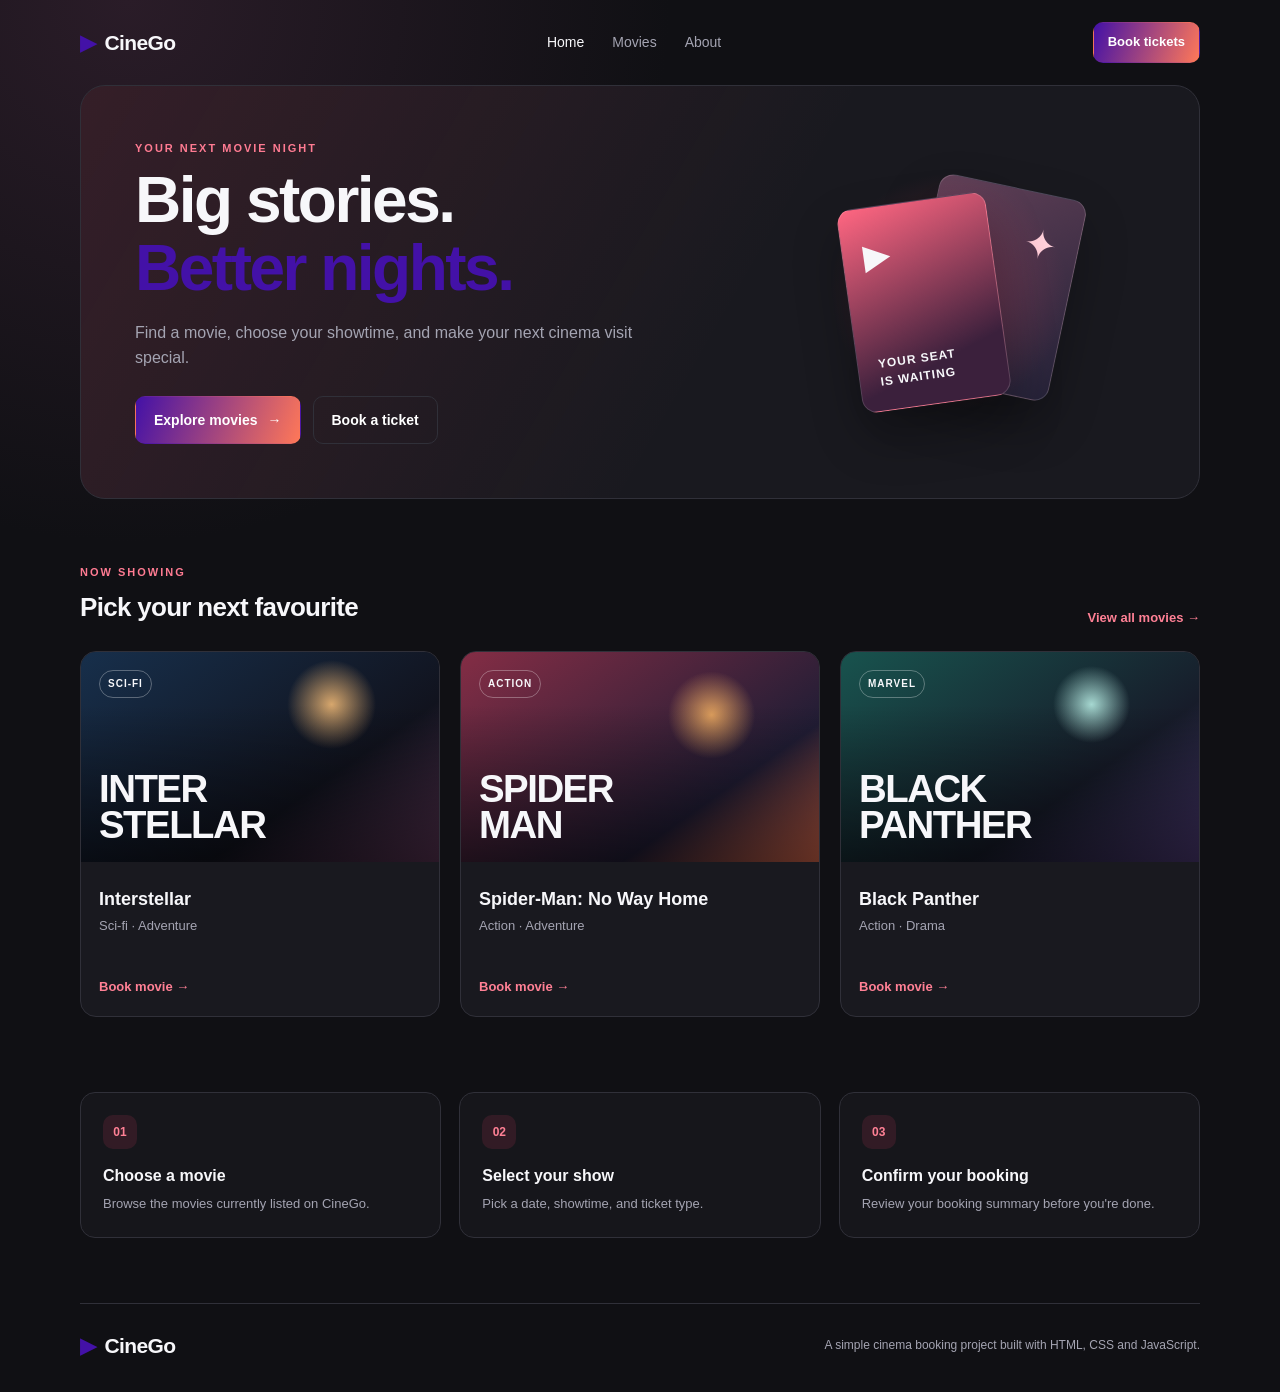
<file: index.html>
<!DOCTYPE html>
<html lang="en">
<head>
  <meta charset="UTF-8">
  <meta name="viewport" content="width=device-width, initial-scale=1.0">
  <title>CineGo | Home</title>
  <link rel="stylesheet" href="style.css">
</head>
<body>
  <header class="site-header">
    <a class="logo" href="index.html"><span class="logo-mark">▶</span> CineGo</a>
    <nav class="nav-links" aria-label="Main navigation">
      <a class="active" href="index.html">Home</a>
      <a href="movies.html">Movies</a>
      <a href="about.html">About</a>
    </nav>
    <a class="button button-small" href="booking.html">Book tickets</a>
  </header>

  <main class="container">
    <section class="hero">
      <div class="hero-content">
        <p class="eyebrow">YOUR NEXT MOVIE NIGHT</p>
        <h1>Big stories.<br><span>Better nights.</span></h1>
        <p class="hero-copy">Find a movie, choose your showtime, and make your next cinema visit special.</p>
        <div class="button-row">
          <a class="button" href="movies.html">Explore movies <span aria-hidden="true">→</span></a>
          <a class="button button-outline" href="booking.html">Book a ticket</a>
        </div>
      </div>
      <div class="hero-art" aria-hidden="true">
        <div class="film-card film-card-back">✦</div>
        <div class="film-card film-card-front"><span>▶</span><small>YOUR SEAT<br>IS WAITING</small></div>
        <div class="hero-orb"></div>
      </div>
    </section>

    <section class="section">
      <div class="section-heading">
        <div><p class="eyebrow">NOW SHOWING</p><h2>Pick your next favourite</h2></div>
        <a class="text-link" href="movies.html">View all movies →</a>
      </div>
      <div class="movie-grid">
        <article class="movie-card">
          <div class="poster poster-space"><span>SCI-FI</span><strong>INTER<br>STELLAR</strong></div>
          <div class="movie-info"><h3>Interstellar</h3><p>Sci-fi · Adventure</p><a class="text-link" href="booking.html?movie=Interstellar">Book movie →</a></div>
        </article>
        <article class="movie-card">
          <div class="poster poster-hero"><span>ACTION</span><strong>SPIDER<br>MAN</strong></div>
          <div class="movie-info"><h3>Spider-Man: No Way Home</h3><p>Action · Adventure</p><a class="text-link" href="booking.html?movie=Spider-Man%3A%20No%20Way%20Home">Book movie →</a></div>
        </article>
        <article class="movie-card">
          <div class="poster poster-wakanda"><span>MARVEL</span><strong>BLACK<br>PANTHER</strong></div>
          <div class="movie-info"><h3>Black Panther</h3><p>Action · Drama</p><a class="text-link" href="booking.html?movie=Black%20Panther">Book movie →</a></div>
        </article>
      </div>
    </section>

    <section class="feature-strip">
      <div><span class="feature-icon">01</span><h3>Choose a movie</h3><p>Browse the movies currently listed on CineGo.</p></div>
      <div><span class="feature-icon">02</span><h3>Select your show</h3><p>Pick a date, showtime, and ticket type.</p></div>
      <div><span class="feature-icon">03</span><h3>Confirm your booking</h3><p>Review your booking summary before you're done.</p></div>
    </section>
  </main>

  <footer class="site-footer"><a class="logo" href="index.html"><span class="logo-mark">▶</span> CineGo</a><p>A simple cinema booking project built with HTML, CSS and JavaScript.</p></footer>
</body>
</html>
</file>
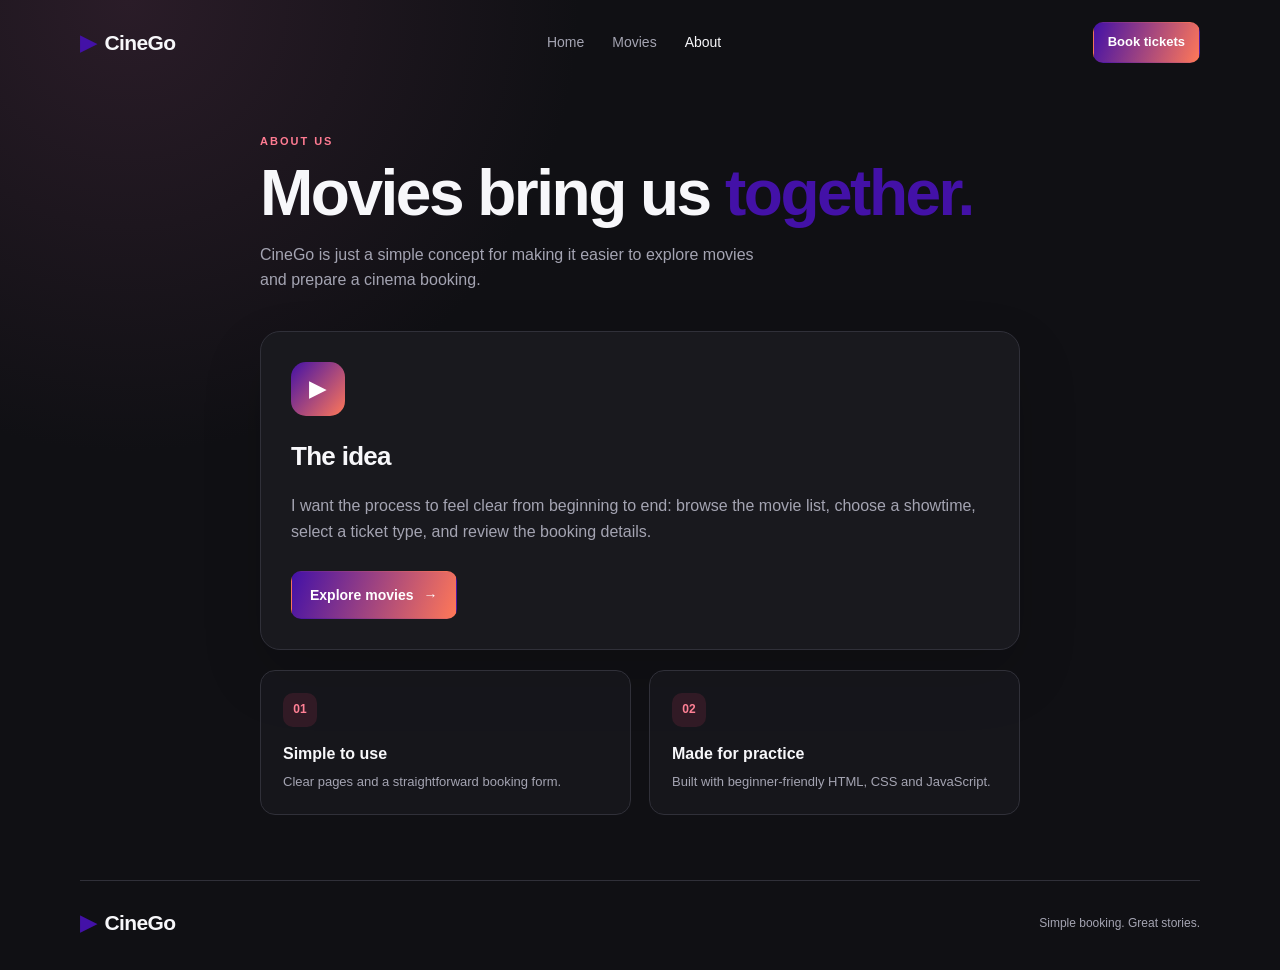
<file: about.html>
<!DOCTYPE html>
<html lang="en">
<head>
  <meta charset="UTF-8">
  <meta name="viewport" content="width=device-width, initial-scale=1.0">
  <title>CineGo | About</title>
  <link rel="stylesheet" href="style.css">
</head>
<body>
  <header class="site-header">
    <a class="logo" href="index.html"><span class="logo-mark">▶</span> CineGo</a>
    <nav class="nav-links" aria-label="Main navigation">
      <a href="index.html">Home</a><a href="movies.html">Movies</a><a class="active" href="about.html">About</a>
    </nav>
    <a class="button button-small" href="booking.html">Book tickets</a>
  </header>

  <main class="container narrow-container">
    <section class="page-intro page-intro-left">
      <p class="eyebrow">ABOUT US</p>
      <h1>Movies bring us <span>together.</span></h1>
      <p>CineGo is just a simple concept for making it easier to explore movies and prepare a cinema booking.</p>
    </section>
    <section class="about-panel">
      <div class="about-symbol" aria-hidden="true">▶</div>
      <h2>The idea</h2>
      <p>I want the process to feel clear from beginning to end: browse the movie list, choose a showtime, select a ticket type, and review the booking details.</p>
      <a class="button" href="movies.html">Explore movies <span aria-hidden="true">→</span></a>
    </section>
    <section class="info-grid">
      <article><span class="feature-icon">01</span><h3>Simple to use</h3><p>Clear pages and a straightforward booking form.</p></article>
      <article><span class="feature-icon">02</span><h3>Made for practice</h3><p>Built with beginner-friendly HTML, CSS and JavaScript.</p></article>
    </section>
  </main>
  <footer class="site-footer"><a class="logo" href="index.html"><span class="logo-mark">▶</span> CineGo</a><p>Simple booking. Great stories.</p></footer>
</body>
</html>
</file>
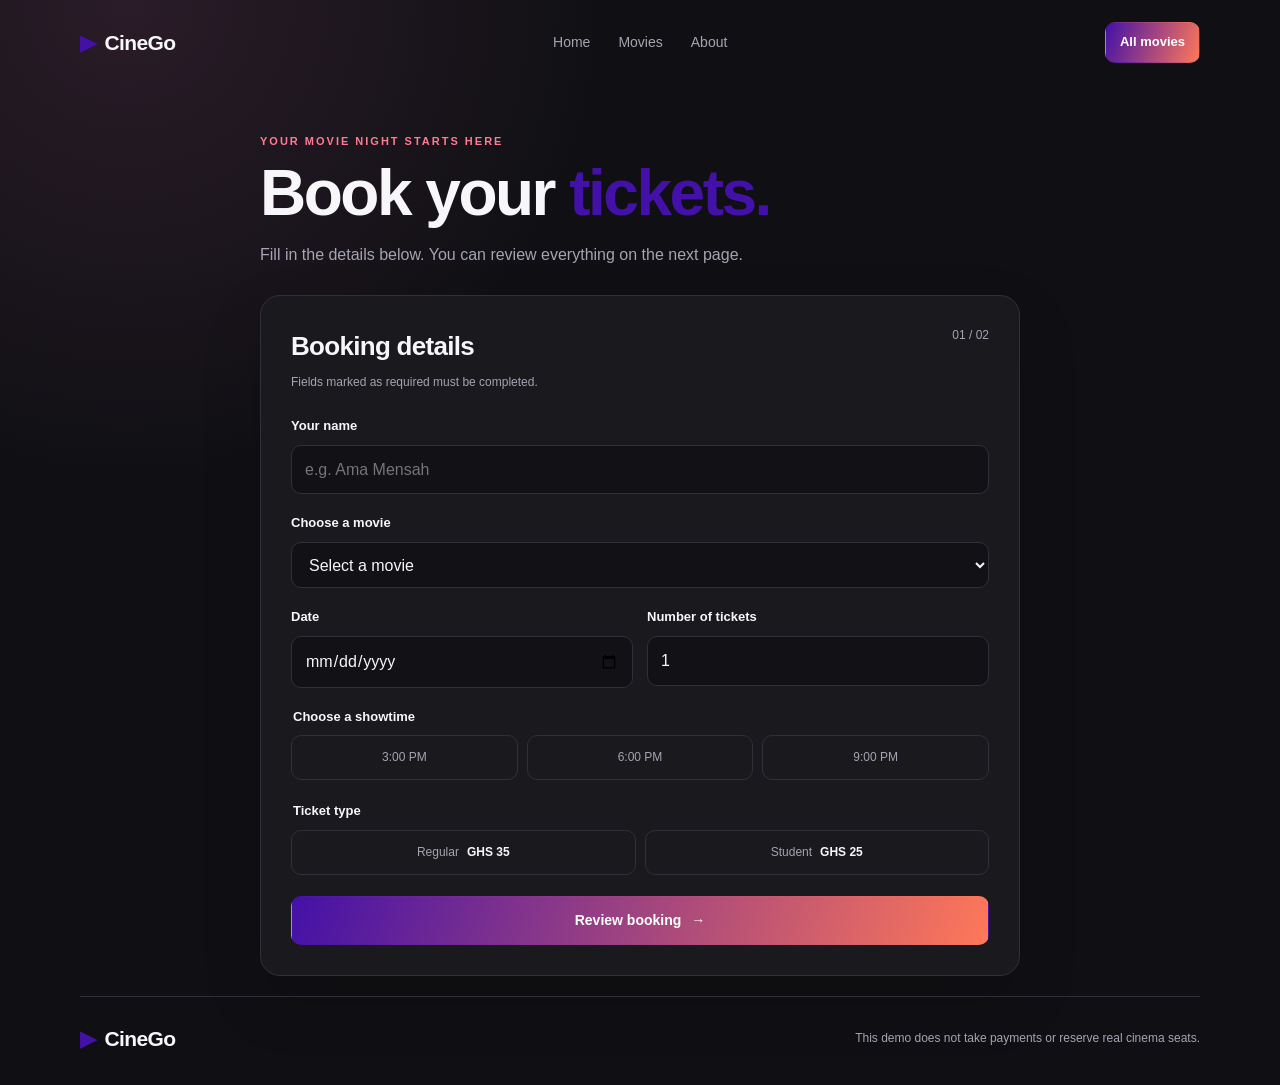
<file: booking.html>
<!DOCTYPE html>
<html lang="en">
<head>
  <meta charset="UTF-8">
  <meta name="viewport" content="width=device-width, initial-scale=1.0">
  <title>CineGo | Book Tickets</title>
  <link rel="stylesheet" href="style.css">
  <script src="script.js" defer></script>
</head>
<body>
  <header class="site-header">
    <a class="logo" href="index.html"><span class="logo-mark">▶</span> CineGo</a>
    <nav class="nav-links" aria-label="Main navigation">
      <a href="index.html">Home</a><a href="movies.html">Movies</a><a href="about.html">About</a>
    </nav>
    <a class="button button-small" href="movies.html">All movies</a>
  </header>

  <main class="container narrow-container">
    <section class="page-intro page-intro-left">
      <p class="eyebrow">YOUR MOVIE NIGHT STARTS HERE</p>
      <h1>Book your <span>tickets.</span></h1>
      <p>Fill in the details below. You can review everything on the next page.</p>
    </section>

    <section class="form-card">
      <div class="form-heading"><div><h2>Booking details</h2><p>Fields marked as required must be completed.</p></div><span class="step-label">01 / 02</span></div>
      <form id="bookingForm">
        <div class="field">
          <label for="name">Your name</label>
          <input type="text" id="name" name="name" placeholder="e.g. Ama Mensah" required minlength="2">
        </div>
        <div class="field">
          <label for="movie">Choose a movie</label>
          <select id="movie" name="movie" required>
            <option value="">Select a movie</option>
            <option>Interstellar</option>
            <option>Spider-Man: No Way Home</option>
            <option>Black Panther</option>
            <option>Avengers: Endgame</option>
          </select>
        </div>
        <div class="form-row">
          <div class="field">
            <label for="date">Date</label>
            <input type="date" id="date" name="date" required>
          </div>
          <div class="field">
            <label for="tickets">Number of tickets</label>
            <input type="number" id="tickets" name="tickets" min="1" max="10" value="1" required>
          </div>
        </div>
        <fieldset class="field-group">
          <legend>Choose a showtime</legend>
          <div class="choice-grid">
            <label class="choice"><input type="radio" name="time" value="3:00 PM" required><span>3:00 PM</span></label>
            <label class="choice"><input type="radio" name="time" value="6:00 PM"><span>6:00 PM</span></label>
            <label class="choice"><input type="radio" name="time" value="9:00 PM"><span>9:00 PM</span></label>
          </div>
        </fieldset>
        <fieldset class="field-group">
          <legend>Ticket type</legend>
          <div class="choice-grid choice-grid-two">
            <label class="choice"><input type="radio" name="type" value="Regular" required><span>Regular <strong>GHS 35</strong></span></label>
            <label class="choice"><input type="radio" name="type" value="Student"><span>Student <strong>GHS 25</strong></span></label>
          </div>
        </fieldset>
        <p id="formMessage" class="form-message" role="status" aria-live="polite"></p>
        <button class="button button-full" type="submit">Review booking <span aria-hidden="true">→</span></button>
      </form>
    </section>
  </main>
  <footer class="site-footer"><a class="logo" href="index.html"><span class="logo-mark">▶</span> CineGo</a><p>This demo does not take payments or reserve real cinema seats.</p></footer>
</body>
</html>
</file>
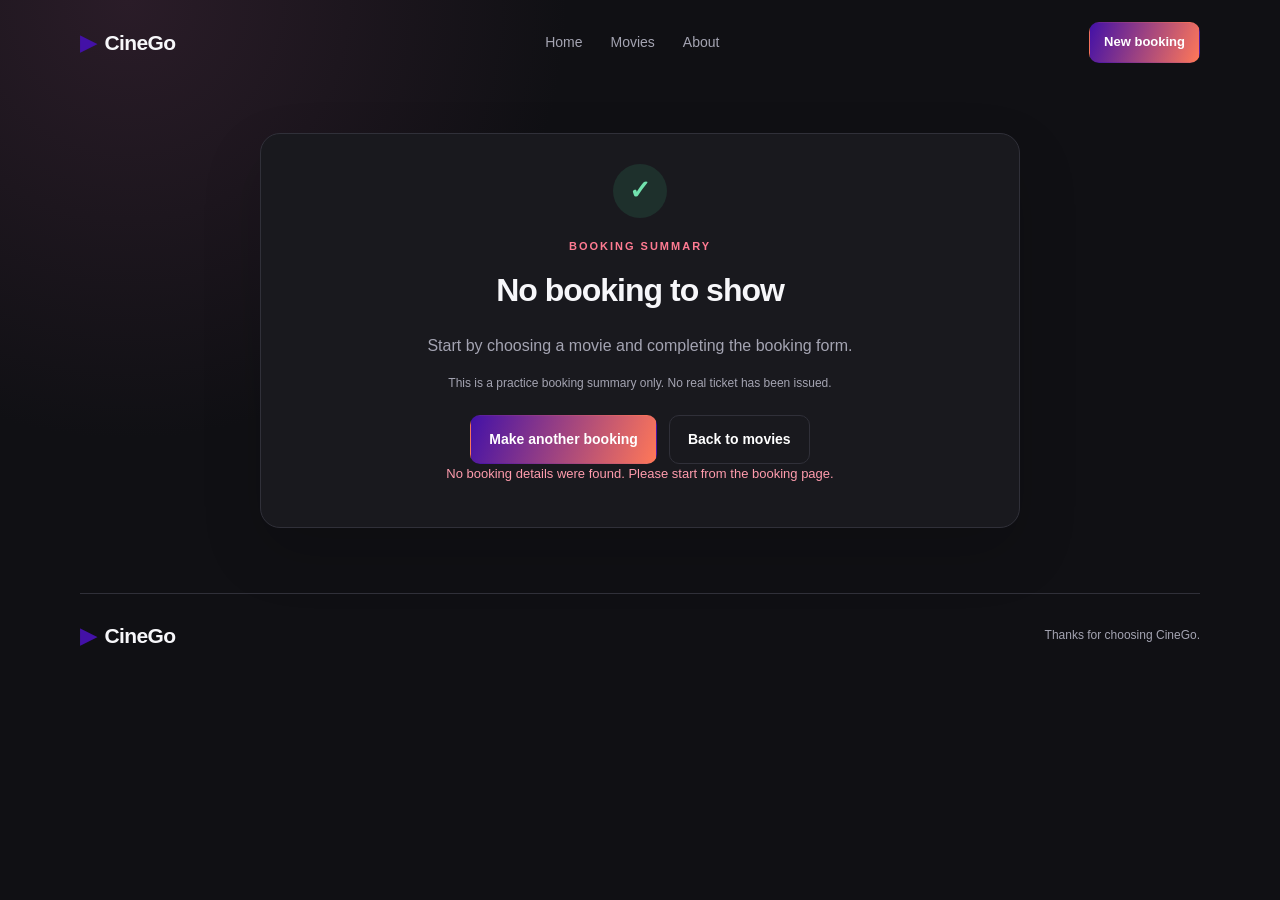
<file: confirmation.html>
<!DOCTYPE html>
<html lang="en">
<head>
  <meta charset="UTF-8">
  <meta name="viewport" content="width=device-width, initial-scale=1.0">
  <title>CineGo | Booking Summary</title>
  <link rel="stylesheet" href="style.css">
  <script src="script.js" defer></script>
</head>
<body>
  <header class="site-header">
    <a class="logo" href="index.html"><span class="logo-mark">▶</span> CineGo</a>
    <nav class="nav-links" aria-label="Main navigation">
      <a href="index.html">Home</a><a href="movies.html">Movies</a><a href="about.html">About</a>
    </nav>
    <a class="button button-small" href="booking.html">New booking</a>
  </header>

  <main class="container narrow-container">
    <section class="confirmation-card">
      <div class="confirmation-icon" aria-hidden="true">✓</div>
      <p class="eyebrow">BOOKING SUMMARY</p>
      <h1 id="confirmTitle">Review your booking</h1>
      <p id="confirmMessage" class="muted-copy">Check your details below.</p>
      <div id="bookingSummary" class="summary-list">
        <div><span>Customer</span><strong id="summaryName">—</strong></div>
        <div><span>Movie</span><strong id="summaryMovie">—</strong></div>
        <div><span>Date</span><strong id="summaryDate">—</strong></div>
        <div><span>Showtime</span><strong id="summaryTime">—</strong></div>
        <div><span>Tickets</span><strong id="summaryTickets">—</strong></div>
        <div><span>Ticket type</span><strong id="summaryType">—</strong></div>
        <div class="summary-total"><span>Total</span><strong id="summaryTotal">—</strong></div>
      </div>
      <p class="notice">This is a practice booking summary only. No real ticket has been issued.</p>
      <div class="button-row button-row-stack">
        <a class="button" href="booking.html">Make another booking</a>
        <a class="button button-outline" href="movies.html">Back to movies</a>
      </div>
      <p id="emptyBooking" class="form-message" hidden>No booking details were found. Please start from the booking page.</p>
    </section>
  </main>
  <footer class="site-footer"><a class="logo" href="index.html"><span class="logo-mark">▶</span> CineGo</a><p>Thanks for choosing CineGo.</p></footer>
</body>
</html>
</file>
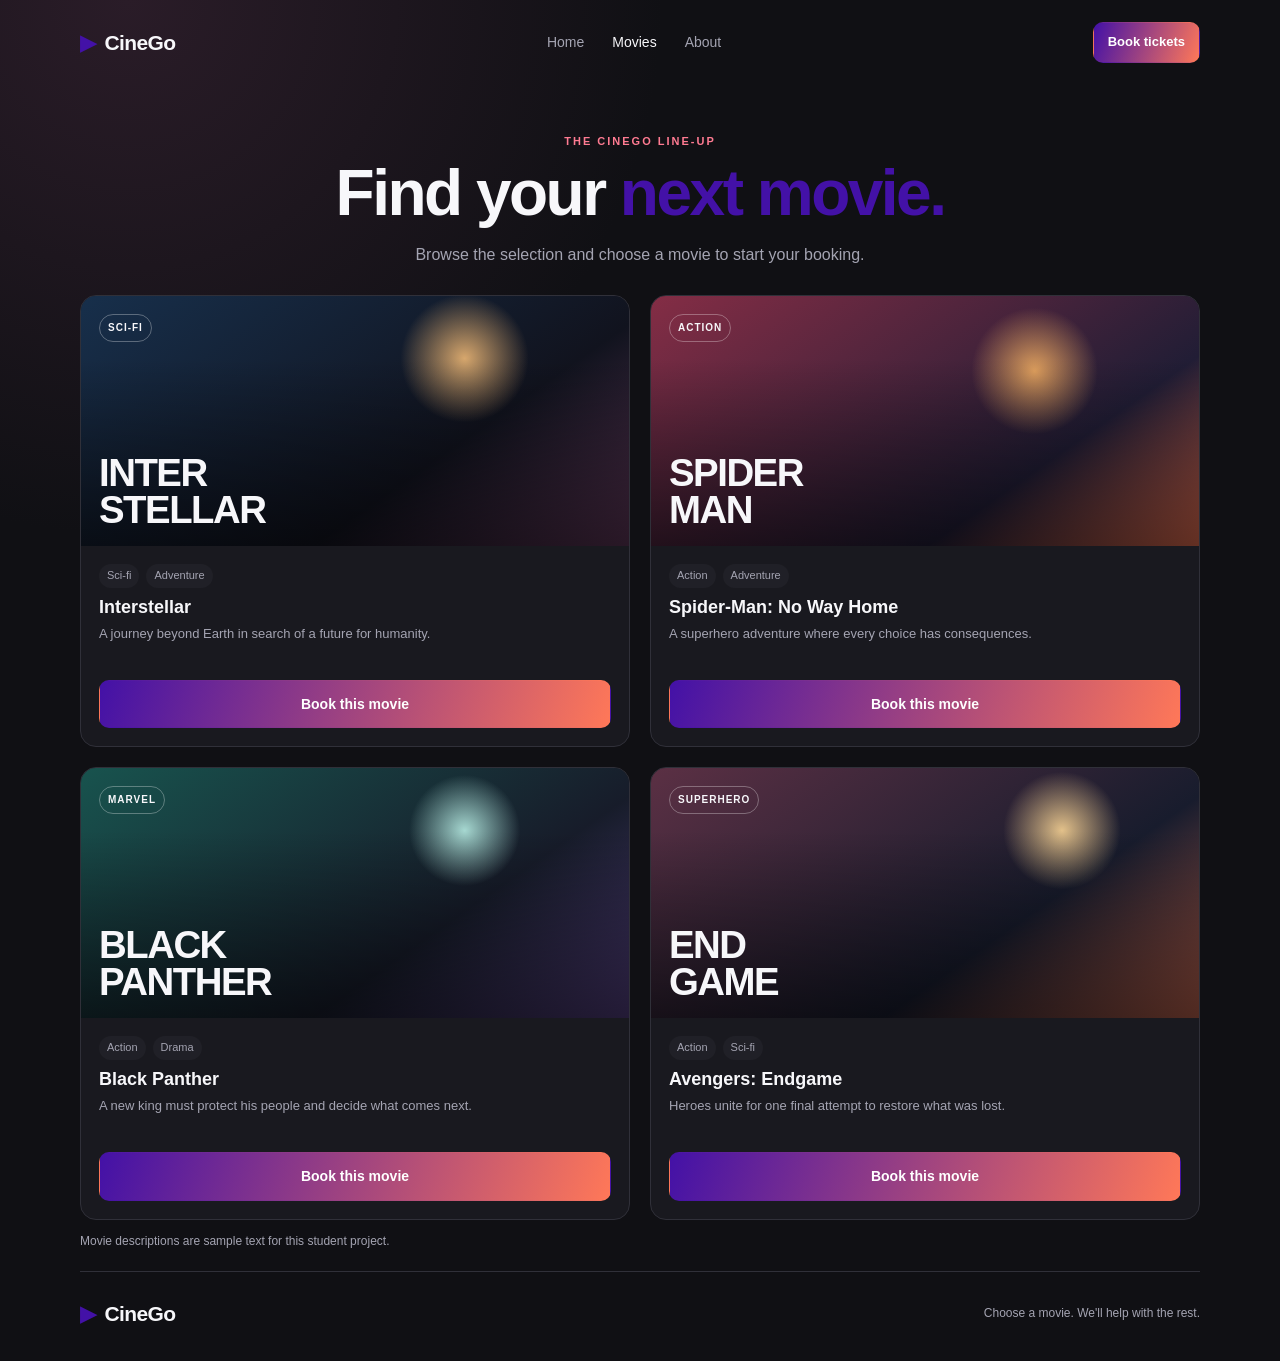
<file: movies.html>
<!DOCTYPE html>
<html lang="en">
<head>
  <meta charset="UTF-8">
  <meta name="viewport" content="width=device-width, initial-scale=1.0">
  <title>CineGo | Movies</title>
  <link rel="stylesheet" href="style.css">
</head>
<body>
  <header class="site-header">
    <a class="logo" href="index.html"><span class="logo-mark">▶</span> CineGo</a>
    <nav class="nav-links" aria-label="Main navigation">
      <a href="index.html">Home</a><a class="active" href="movies.html">Movies</a><a href="about.html">About</a>
    </nav>
    <a class="button button-small" href="booking.html">Book tickets</a>
  </header>

  <main class="container">
    <section class="page-intro">
      <p class="eyebrow">THE CINEGO LINE-UP</p>
      <h1>Find your <span>next movie.</span></h1>
      <p>Browse the selection and choose a movie to start your booking.</p>
    </section>

    <section class="movie-grid movie-grid-large">
      <article class="movie-card">
        <div class="poster poster-space"><span>SCI-FI</span><strong>INTER<br>STELLAR</strong></div>
        <div class="movie-info"><div class="movie-meta"><span>Sci-fi</span><span>Adventure</span></div><h2>Interstellar</h2><p>A journey beyond Earth in search of a future for humanity.</p><a class="button button-full" href="booking.html?movie=Interstellar">Book this movie</a></div>
      </article>
      <article class="movie-card">
        <div class="poster poster-hero"><span>ACTION</span><strong>SPIDER<br>MAN</strong></div>
        <div class="movie-info"><div class="movie-meta"><span>Action</span><span>Adventure</span></div><h2>Spider-Man: No Way Home</h2><p>A superhero adventure where every choice has consequences.</p><a class="button button-full" href="booking.html?movie=Spider-Man%3A%20No%20Way%20Home">Book this movie</a></div>
      </article>
      <article class="movie-card">
        <div class="poster poster-wakanda"><span>MARVEL</span><strong>BLACK<br>PANTHER</strong></div>
        <div class="movie-info"><div class="movie-meta"><span>Action</span><span>Drama</span></div><h2>Black Panther</h2><p>A new king must protect his people and decide what comes next.</p><a class="button button-full" href="booking.html?movie=Black%20Panther">Book this movie</a></div>
      </article>
      <article class="movie-card">
        <div class="poster poster-endgame"><span>SUPERHERO</span><strong>END<br>GAME</strong></div>
        <div class="movie-info"><div class="movie-meta"><span>Action</span><span>Sci-fi</span></div><h2>Avengers: Endgame</h2><p>Heroes unite for one final attempt to restore what was lost.</p><a class="button button-full" href="booking.html?movie=Avengers%3A%20Endgame">Book this movie</a></div>
      </article>
    </section>
    <p class="notice">Movie descriptions are sample text for this student project.</p>
  </main>
  <footer class="site-footer"><a class="logo" href="index.html"><span class="logo-mark">▶</span> CineGo</a><p>Choose a movie. We'll help with the rest.</p></footer>
</body>
</html>
</file>
<file: style.css>
/* ------------------------------
   CineGo: simple shared styling
   ------------------------------ */

:root {
  --background: #101014;
  --surface: #19191f;
  --surface-light: #202027;
  --border: #303039;
  --text: #f7f7fa;
  --muted: #a4a4b2;
  --accent: #4311a7;
  --accent-light: #ff7858;
}

* {
  box-sizing: border-box;
}

html {
  scroll-behavior: smooth;
}

body {
  margin: 0;
  min-height: 100vh;
  color: var(--text);
  background:
    radial-gradient(circle at 10% 0%, #2a1c28 0, transparent 30%),
    var(--background);
  font-family: Arial, Helvetica, sans-serif;
  line-height: 1.6;
}

a {
  color: inherit;
  text-decoration: none;
}

button,
input,
select {
  font: inherit;
}

.site-header {
  width: min(1120px, calc(100% - 40px));
  margin: 0 auto;
  padding: 22px 0;
  display: flex;
  align-items: center;
  justify-content: space-between;
  gap: 24px;
}

.logo {
  display: inline-flex;
  align-items: center;
  gap: 9px;
  font-size: 21px;
  font-weight: 800;
  letter-spacing: -0.6px;
}

.logo-mark {
  color: var(--accent);
}

.nav-links {
  display: flex;
  align-items: center;
  gap: 28px;
}

.nav-links a {
  color: var(--muted);
  font-size: 14px;
  transition: color 0.2s ease;
}

.nav-links a:hover,
.nav-links a.active {
  color: var(--text);
}

.container {
  width: min(1120px, calc(100% - 40px));
  margin: 0 auto;
}

.narrow-container {
  width: min(760px, calc(100% - 40px));
}

.button {
  display: inline-flex;
  align-items: center;
  justify-content: center;
  gap: 10px;
  padding: 12px 18px;
  border: 1px solid transparent;
  border-radius: 10px;
  color: white;
  background: linear-gradient(110deg, var(--accent), var(--accent-light));
  font-weight: 700;
  font-size: 14px;
  cursor: pointer;
  transition: transform 0.2s ease, opacity 0.2s ease;
}

.button:hover {
  transform: translateY(-2px);
  opacity: 0.95;
}

.button-small {
  padding: 9px 14px;
  font-size: 13px;
}

.button-outline {
  border-color: var(--border);
  background: transparent;
}

.button-full {
  width: 100%;
}

.button-row {
  display: flex;
  align-items: center;
  flex-wrap: wrap;
  gap: 12px;
}

.hero {
  min-height: 390px;
  padding: 54px;
  display: grid;
  grid-template-columns: 1.2fr 0.8fr;
  align-items: center;
  gap: 30px;
  border: 1px solid var(--border);
  border-radius: 25px;
  overflow: hidden;
  background: linear-gradient(120deg, rgba(255, 69, 104, 0.12), transparent 58%), var(--surface);
}

.eyebrow {
  margin: 0 0 10px;
  color: #ff7b92;
  font-size: 11px;
  font-weight: 800;
  letter-spacing: 2px;
}

.hero h1,
.page-intro h1 {
  margin: 0;
  font-size: clamp(38px, 6vw, 64px);
  line-height: 1.05;
  letter-spacing: -2.5px;
}

.hero h1 span,
.page-intro h1 span {
  color: var(--accent);
}

.hero-copy,
.page-intro > p:last-child {
  max-width: 510px;
  margin: 18px 0 25px;
  color: var(--muted);
}

.hero-art {
  min-height: 250px;
  position: relative;
  display: grid;
  place-items: center;
}

.hero-orb {
  position: absolute;
  width: 240px;
  height: 240px;
  border-radius: 50%;
  background: radial-gradient(circle, rgba(255, 69, 104, 0.25), transparent 70%);
}

.film-card {
  width: 150px;
  height: 205px;
  position: absolute;
  display: flex;
  flex-direction: column;
  justify-content: space-between;
  padding: 20px;
  border: 1px solid rgba(255,255,255,0.15);
  border-radius: 15px;
  box-shadow: 0 25px 50px rgba(0,0,0,0.3);
}

.film-card-back {
  align-items: flex-end;
  padding-top: 18px;
  color: #ffd2dc;
  background: linear-gradient(145deg, #614057, #252238);
  transform: translate(45px, -5px) rotate(12deg);
  font-size: 40px;
}

.film-card-front {
  z-index: 1;
  background: linear-gradient(160deg, #ff6681, #3b203c 75%);
  transform: translate(-25px, 10px) rotate(-8deg);
}

.film-card-front span {
  font-size: 35px;
}

.film-card-front small {
  font-size: 12px;
  font-weight: 800;
  line-height: 1.5;
  letter-spacing: 1px;
}

.section {
  padding: 65px 0 30px;
}

.section-heading {
  display: flex;
  align-items: end;
  justify-content: space-between;
  gap: 20px;
  margin-bottom: 22px;
}

.section-heading h2,
.form-heading h2,
.about-panel h2 {
  margin: 0;
  font-size: 26px;
  letter-spacing: -0.7px;
}

.section-heading .eyebrow {
  margin-bottom: 5px;
}

.text-link {
  color: #ff8095;
  font-size: 13px;
  font-weight: 700;
}

.movie-grid {
  display: grid;
  grid-template-columns: repeat(3, minmax(0, 1fr));
  gap: 20px;
}

.movie-grid-large {
  grid-template-columns: repeat(2, minmax(0, 1fr));
}

.movie-card {
  overflow: hidden;
  border: 1px solid var(--border);
  border-radius: 16px;
  background: var(--surface);
  transition: transform 0.2s ease, border-color 0.2s ease;
}

.movie-card:hover {
  transform: translateY(-4px);
  border-color: #55505d;
}

.poster {
  min-height: 210px;
  padding: 18px;
  display: flex;
  flex-direction: column;
  align-items: flex-start;
  justify-content: space-between;
  overflow: hidden;
  position: relative;
  isolation: isolate;
}

.poster::after {
  content: "";
  position: absolute;
  inset: 0;
  z-index: -1;
  background: linear-gradient(0deg, rgba(0,0,0,0.55), transparent 75%);
}

.poster span {
  padding: 5px 8px;
  border: 1px solid rgba(255,255,255,0.3);
  border-radius: 30px;
  font-size: 10px;
  font-weight: 800;
  letter-spacing: 1px;
}

.poster strong {
  font-size: clamp(27px, 3vw, 39px);
  line-height: 0.95;
  letter-spacing: -1.5px;
}

.poster-space {
  background: radial-gradient(circle at 70% 25%, #d7a76d, transparent 15%), linear-gradient(145deg, #172f4b, #11131e 65%, #5a3454);
}

.poster-hero {
  background: radial-gradient(circle at 70% 30%, #e0a05e, transparent 15%), linear-gradient(145deg, #842d45, #211d35 70%, #db694c);
}

.poster-wakanda {
  background: radial-gradient(circle at 70% 25%, #a6d8d1, transparent 13%), linear-gradient(145deg, #18534e, #171c2a 65%, #4e3b77);
}

.poster-endgame {
  background: radial-gradient(circle at 75% 25%, #e3c18a, transparent 13%), linear-gradient(145deg, #5b3044, #181c2d 65%, #b05c48);
}

.movie-info {
  padding: 18px;
}

.movie-info h2,
.movie-info h3 {
  margin: 7px 0 5px;
  font-size: 18px;
  line-height: 1.35;
}

.movie-info p {
  min-height: 42px;
  margin: 0 0 14px;
  color: var(--muted);
  font-size: 13px;
}

.movie-info > .text-link {
  display: inline-block;
  margin-top: 5px;
}

.movie-meta {
  display: flex;
  flex-wrap: wrap;
  gap: 7px;
}

.movie-meta span {
  padding: 3px 8px;
  border-radius: 20px;
  color: var(--muted);
  background: var(--surface-light);
  font-size: 11px;
}

.movie-grid-large .poster {
  min-height: 250px;
}

.feature-strip,
.info-grid {
  display: grid;
  grid-template-columns: repeat(3, minmax(0, 1fr));
  gap: 18px;
  margin: 45px 0 65px;
}

.feature-strip > div,
.info-grid article {
  padding: 22px;
  border: 1px solid var(--border);
  border-radius: 15px;
  background: rgba(25, 25, 31, 0.7);
}

.feature-icon {
  display: inline-grid;
  width: 34px;
  height: 34px;
  place-items: center;
  border-radius: 10px;
  color: #ff8095;
  background: rgba(255, 69, 104, 0.12);
  font-size: 12px;
  font-weight: 800;
}

.feature-strip h3,
.info-grid h3 {
  margin: 14px 0 5px;
  font-size: 16px;
}

.feature-strip p,
.info-grid p {
  margin: 0;
  color: var(--muted);
  font-size: 13px;
}

.page-intro {
  padding: 48px 0 28px;
  text-align: center;
}

.page-intro > p:last-child {
  margin: 14px auto 0;
}

.page-intro-left {
  text-align: left;
}

.page-intro-left > p:last-child {
  margin-left: 0;
}

.form-card,
.confirmation-card,
.about-panel {
  padding: 30px;
  border: 1px solid var(--border);
  border-radius: 20px;
  background: rgba(25, 25, 31, 0.96);
  box-shadow: 0 25px 60px rgba(0,0,0,0.15);
}

.form-heading {
  display: flex;
  align-items: flex-start;
  justify-content: space-between;
  gap: 15px;
  margin-bottom: 24px;
}

.form-heading p {
  margin: 5px 0 0;
  color: var(--muted);
  font-size: 12px;
}

.step-label {
  color: var(--muted);
  font-size: 12px;
  white-space: nowrap;
}

.field {
  margin-bottom: 19px;
}

.field label,
.field-group legend {
  display: block;
  margin-bottom: 8px;
  font-size: 13px;
  font-weight: 700;
}

.field input,
.field select {
  width: 100%;
  min-height: 46px;
  padding: 11px 13px;
  border: 1px solid var(--border);
  border-radius: 10px;
  outline: none;
  color: var(--text);
  background: #111116;
}

.field input:focus,
.field select:focus {
  border-color: var(--accent);
  box-shadow: 0 0 0 3px rgba(255, 69, 104, 0.12);
}

.form-row {
  display: grid;
  grid-template-columns: 1fr 1fr;
  gap: 14px;
}

.field-group {
  padding: 0;
  margin: 0 0 21px;
  border: 0;
}

.choice-grid {
  display: grid;
  grid-template-columns: repeat(3, minmax(0, 1fr));
  gap: 9px;
}

.choice-grid-two {
  grid-template-columns: repeat(2, minmax(0, 1fr));
}

.choice {
  margin: 0;
  cursor: pointer;
}

.choice input {
  position: absolute;
  opacity: 0;
}

.choice span {
  min-height: 45px;
  padding: 11px 8px;
  display: flex;
  align-items: center;
  justify-content: center;
  gap: 8px;
  flex-wrap: wrap;
  border: 1px solid var(--border);
  border-radius: 10px;
  color: var(--muted);
  font-size: 12px;
  text-align: center;
  transition: background 0.2s ease, border-color 0.2s ease;
}

.choice strong {
  color: var(--text);
}

.choice input:checked + span {
  border-color: var(--accent);
  color: var(--text);
  background: rgba(255, 69, 104, 0.1);
}

.choice input:focus-visible + span {
  outline: 2px solid white;
  outline-offset: 2px;
}

.form-message {
  margin: 0 0 12px;
  color: #ff9cad;
  font-size: 13px;
}

.confirmation-card {
  margin: 48px 0 65px;
  text-align: center;
}

.confirmation-icon {
  width: 54px;
  height: 54px;
  display: grid;
  place-items: center;
  margin: 0 auto 20px;
  border-radius: 50%;
  color: #71e2ae;
  background: rgba(65, 210, 145, 0.12);
  font-size: 26px;
  font-weight: 800;
}

.confirmation-card h1 {
  margin: 0;
  font-size: 32px;
  letter-spacing: -1px;
}

.muted-copy {
  color: var(--muted);
}

.summary-list {
  margin: 25px 0 15px;
  overflow: hidden;
  border: 1px solid var(--border);
  border-radius: 12px;
  text-align: left;
}

.summary-list > div {
  display: flex;
  justify-content: space-between;
  gap: 20px;
  padding: 13px 15px;
  border-bottom: 1px solid var(--border);
  background: #121217;
}

.summary-list > div:last-child {
  border-bottom: 0;
}

.summary-list span {
  color: var(--muted);
  font-size: 13px;
}

.summary-list strong {
  text-align: right;
  font-size: 13px;
}

.summary-list .summary-total {
  background: rgba(255, 69, 104, 0.08);
}

.summary-total strong {
  color: #ff8095;
  font-size: 17px;
}

.notice {
  color: var(--muted);
  font-size: 12px;
}

.button-row-stack {
  justify-content: center;
  margin-top: 22px;
}

.about-panel {
  margin-top: 10px;
}

.about-symbol {
  width: 54px;
  height: 54px;
  display: grid;
  place-items: center;
  margin-bottom: 20px;
  border-radius: 15px;
  color: white;
  background: linear-gradient(130deg, var(--accent), var(--accent-light));
  font-size: 23px;
}

.about-panel p {
  color: var(--muted);
}

.about-panel .button {
  margin-top: 10px;
}

.info-grid {
  grid-template-columns: repeat(2, minmax(0, 1fr));
  margin-top: 20px;
}

.site-footer {
  width: min(1120px, calc(100% - 40px));
  margin: 20px auto 0;
  padding: 25px 0 30px;
  display: flex;
  align-items: center;
  justify-content: space-between;
  gap: 20px;
  border-top: 1px solid var(--border);
}

.site-footer p {
  margin: 0;
  color: var(--muted);
  font-size: 12px;
  text-align: right;
}

@media (max-width: 760px) {
  .site-header {
    flex-wrap: wrap;
    gap: 15px;
  }

  .nav-links {
    order: 3;
    width: 100%;
    justify-content: center;
    padding-top: 7px;
    border-top: 1px solid var(--border);
  }

  .hero {
    grid-template-columns: 1fr;
    padding: 35px 25px;
  }

  .hero-art {
    min-height: 190px;
  }

  .movie-grid {
    grid-template-columns: repeat(2, minmax(0, 1fr));
  }

  .feature-strip {
    grid-template-columns: 1fr;
    margin-top: 30px;
  }

  .section {
    padding-top: 45px;
  }
}

@media (max-width: 520px) {
  .container,
  .narrow-container,
  .site-header,
  .site-footer {
    width: min(100% - 28px, 1120px);
  }

  .site-header > .button {
    padding: 8px 10px;
  }

  .hero {
    min-height: auto;
    padding: 30px 20px;
  }

  .hero h1,
  .page-intro h1 {
    font-size: 42px;
    letter-spacing: -1.8px;
  }

  .hero-art {
    min-height: 165px;
  }

  .film-card {
    width: 115px;
    height: 155px;
    padding: 14px;
  }

  .section-heading {
    align-items: flex-start;
    flex-direction: column;
  }

  .movie-grid,
  .movie-grid-large,
  .form-row,
  .choice-grid,
  .choice-grid-two,
  .info-grid {
    grid-template-columns: 1fr;
  }

  .poster,
  .movie-grid-large .poster {
    min-height: 220px;
  }

  .form-card,
  .confirmation-card,
  .about-panel {
    padding: 21px;
  }

  .summary-list > div {
    gap: 12px;
  }

  .site-footer {
    align-items: flex-start;
    flex-direction: column;
  }

  .site-footer p {
    text-align: left;
  }
}
</file>
